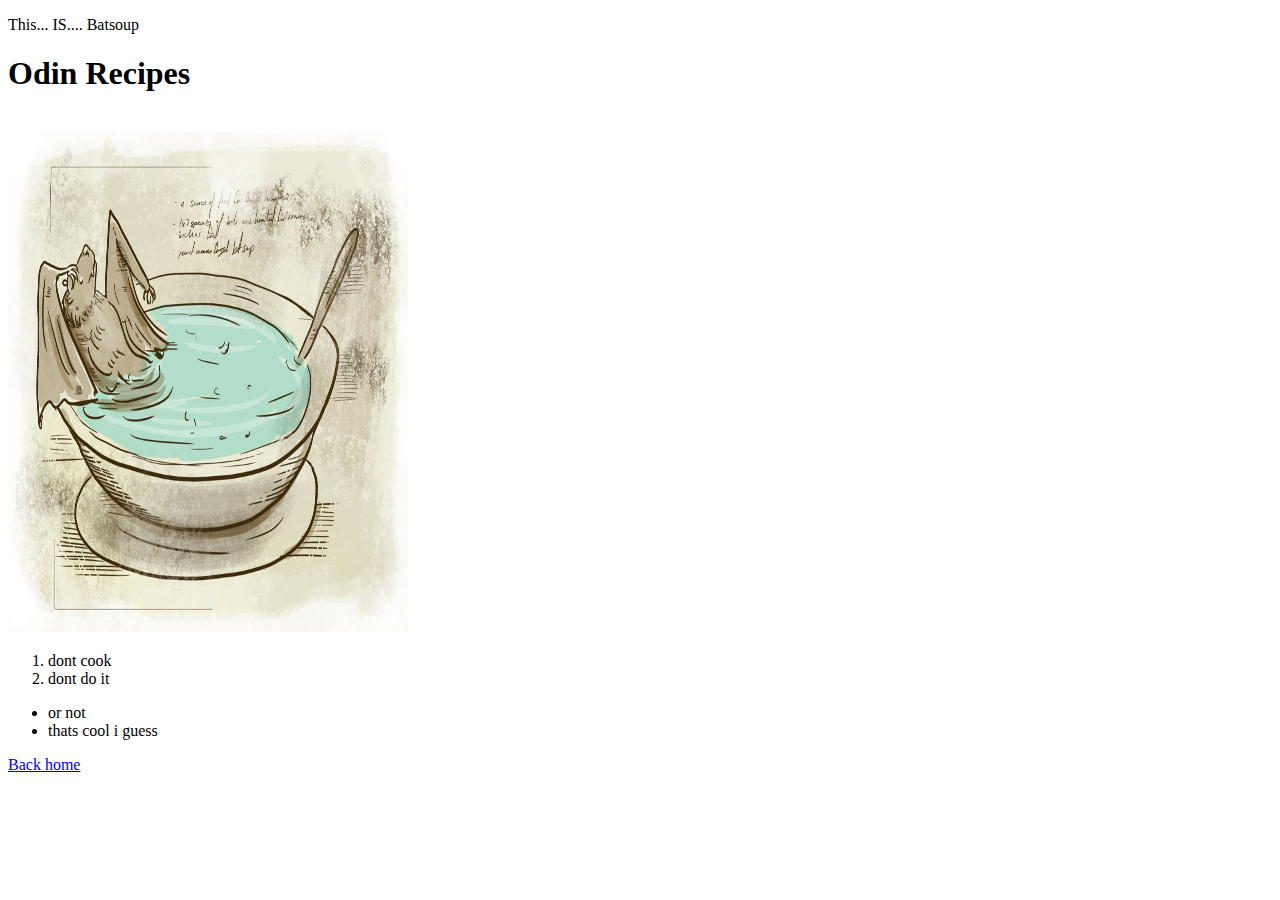
<file: recipes/batsoup.html>
<!DOCTYPE html>
<html lang="en">
<head>
    <meta charset="UTF-8">
    <meta http-equiv="X-UA-Compatible" content="IE=edge">
    <meta name="viewport" content="width=device-width, initial-scale=1.0">
    <title>Document</title>
</head>
<body>
    <p> This... IS.... Batsoup</p>

    <h1>Odin Recipes</h1>

    <br>
    <img src="../images/batsoup.jpeg"
    width="400"
    height="500">

    <ol>
        <li>dont cook</li>
        <li> dont do it</li>
    </ol>

    <ul>
        <li> or not</li>
        <li> thats cool i guess</li>
    </ul>

    <a href ="../index.html">Back home</a>
</body>
</html>
</file>
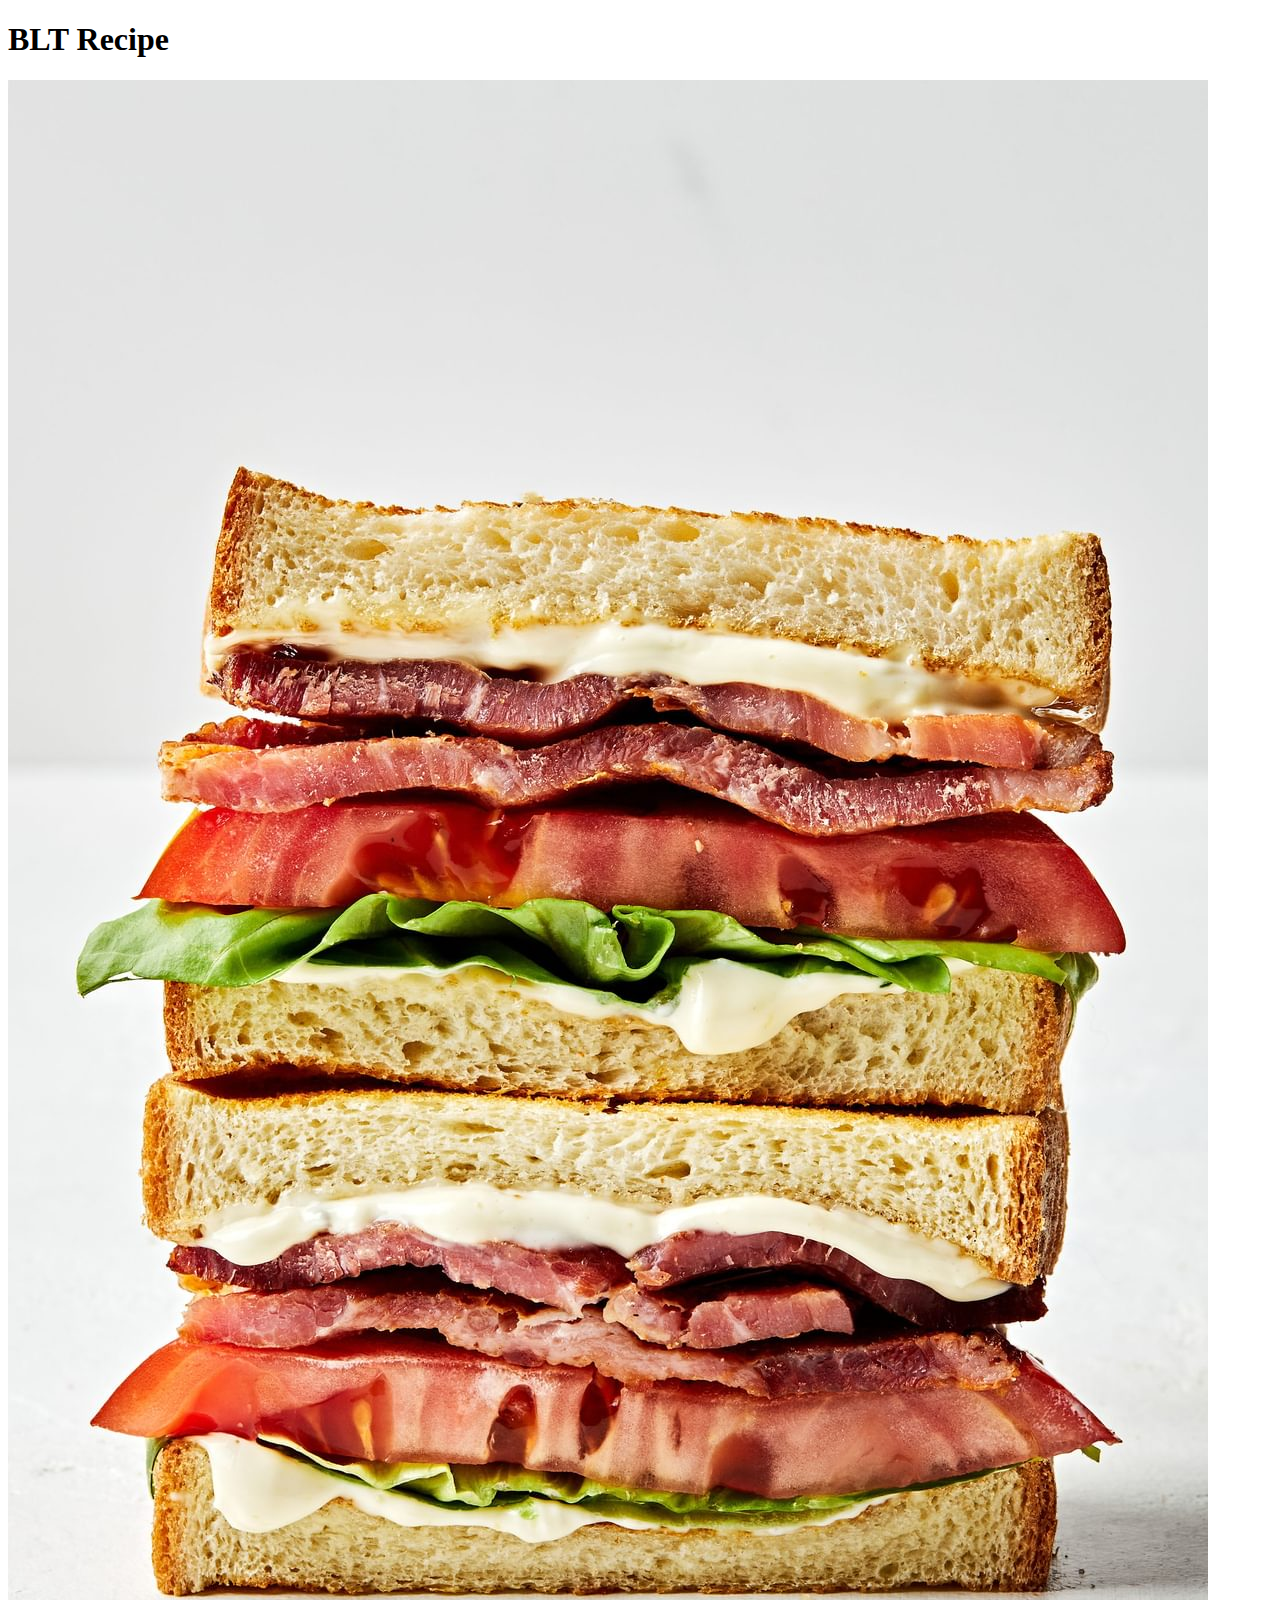
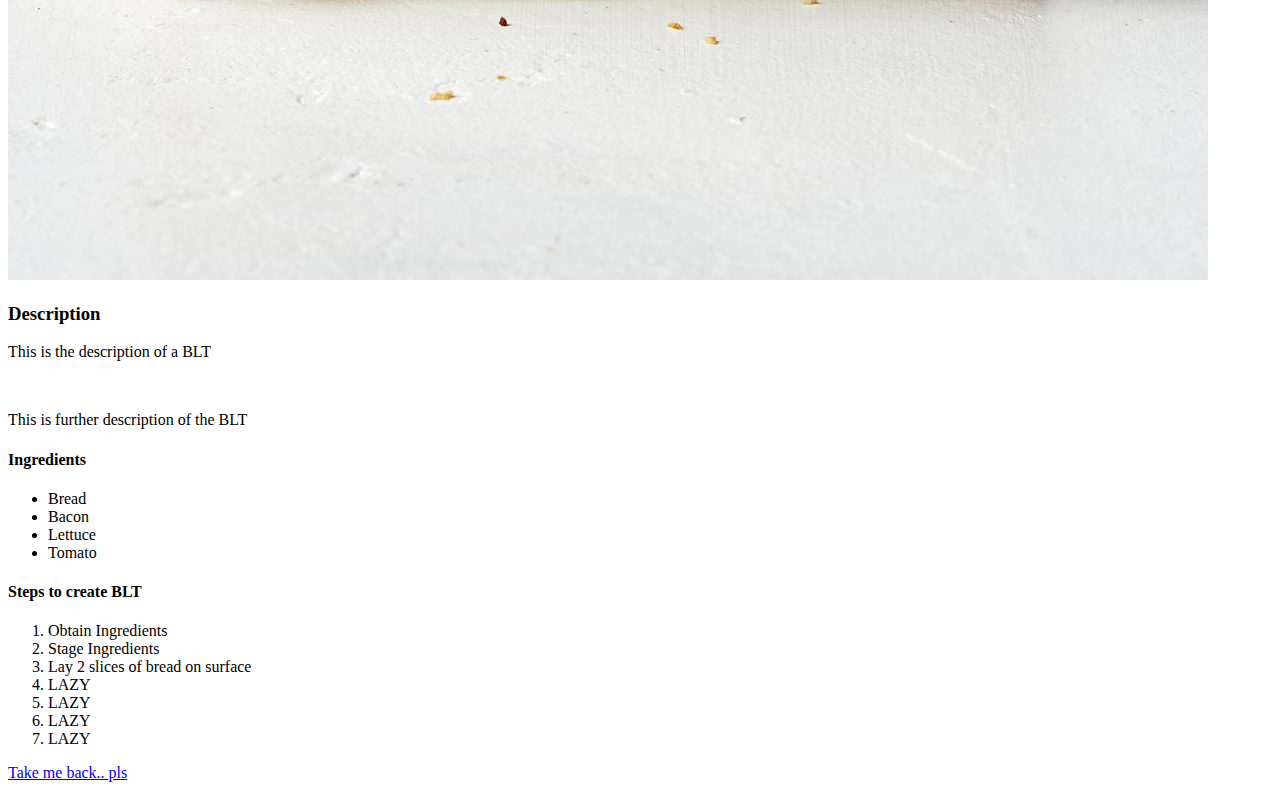
<file: recipes/blt.html>
<!DOCTYPE html>
<html lang="en">
<head>
    <meta charset="UTF-8">
    <meta http-equiv="X-UA-Compatible" content="IE=edge">
    <meta name="viewport" content="width=device-width, initial-scale=1.0">
    <title>Document</title>
</head>
<body>
    <h1>BLT Recipe</h1>
    <img src="../recipe_pictures/blt.jpg" alt="Picture of BLT">
    <h3>Description</h3>
        <p>This is the description of a BLT</p>
        <br>
        <p>This is further description of the BLT</p>
    <h4>Ingredients</h4>
    <ul>
        <li>Bread</li>
        <li>Bacon</li>
        <li>Lettuce</li>
        <li>Tomato</li>
    </ul>
    <h4>Steps to create BLT</h4>
    <ol>
        <li>Obtain Ingredients</li>
        <li>Stage Ingredients</li>
        <li>Lay 2 slices of bread on surface</li>
        <li>LAZY</li>
        <li>LAZY</li>
        <li>LAZY</li>
        <li>LAZY</li>
    </ol>

    <a href="../index.html">Take me back.. pls</a>
</body>
</html>
</file>
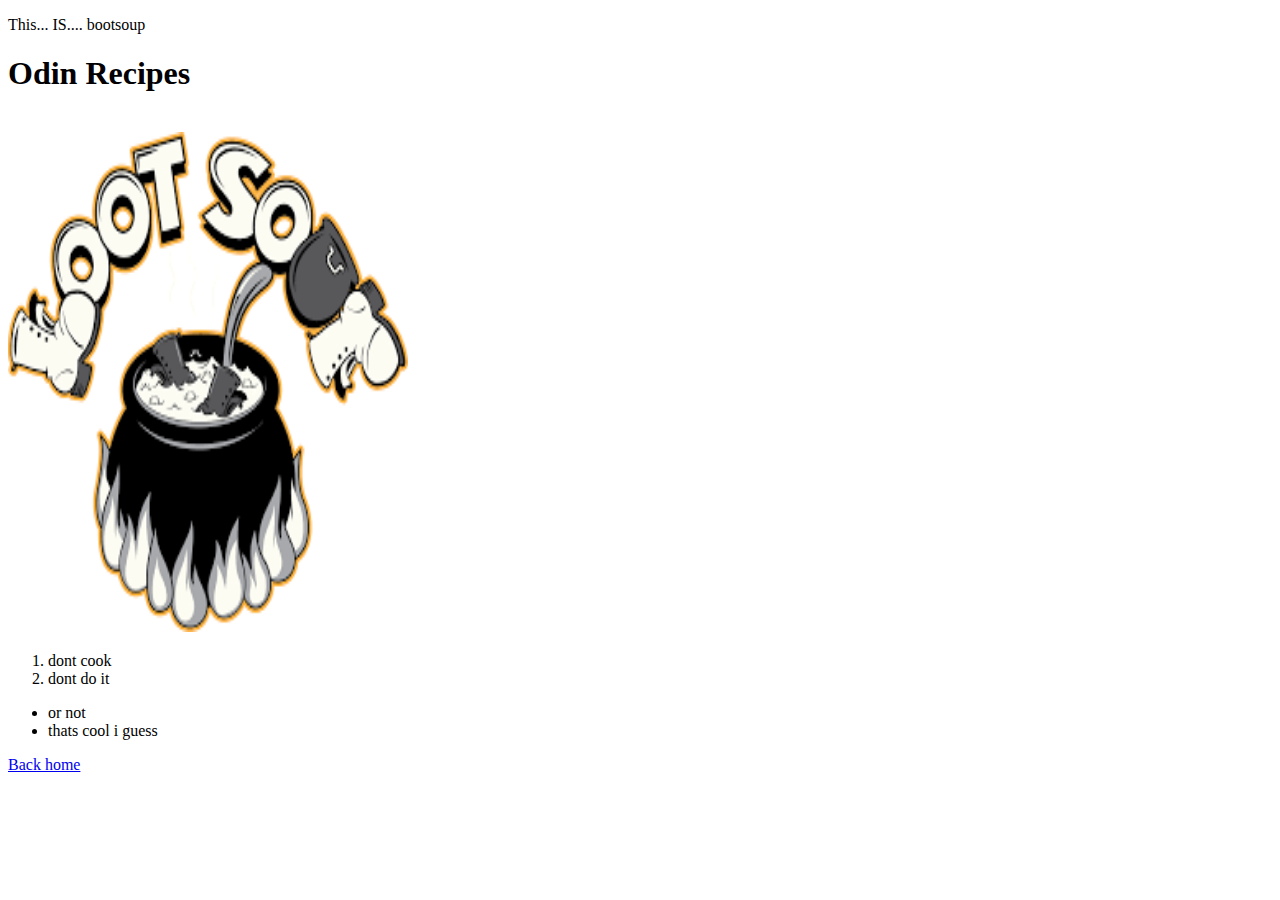
<file: recipes/bootsoup.html>
<!DOCTYPE html>
<html lang="en">
<head>
    <meta charset="UTF-8">
    <meta http-equiv="X-UA-Compatible" content="IE=edge">
    <meta name="viewport" content="width=device-width, initial-scale=1.0">
    <title>Document</title>
</head>
<body>
    <p> This... IS.... bootsoup</p>


    <h1>Odin Recipes</h1>

    <br>
    <img src="../images/bootsoup.png"
    width="400"
    height="500">

    <ol>
        <li>dont cook</li>
        <li> dont do it</li>
    </ol>

    <ul>
        <li> or not</li>
        <li> thats cool i guess</li>
    </ul>

    <a href ="../index.html">Back home</a>
</body>
</html>
</file>
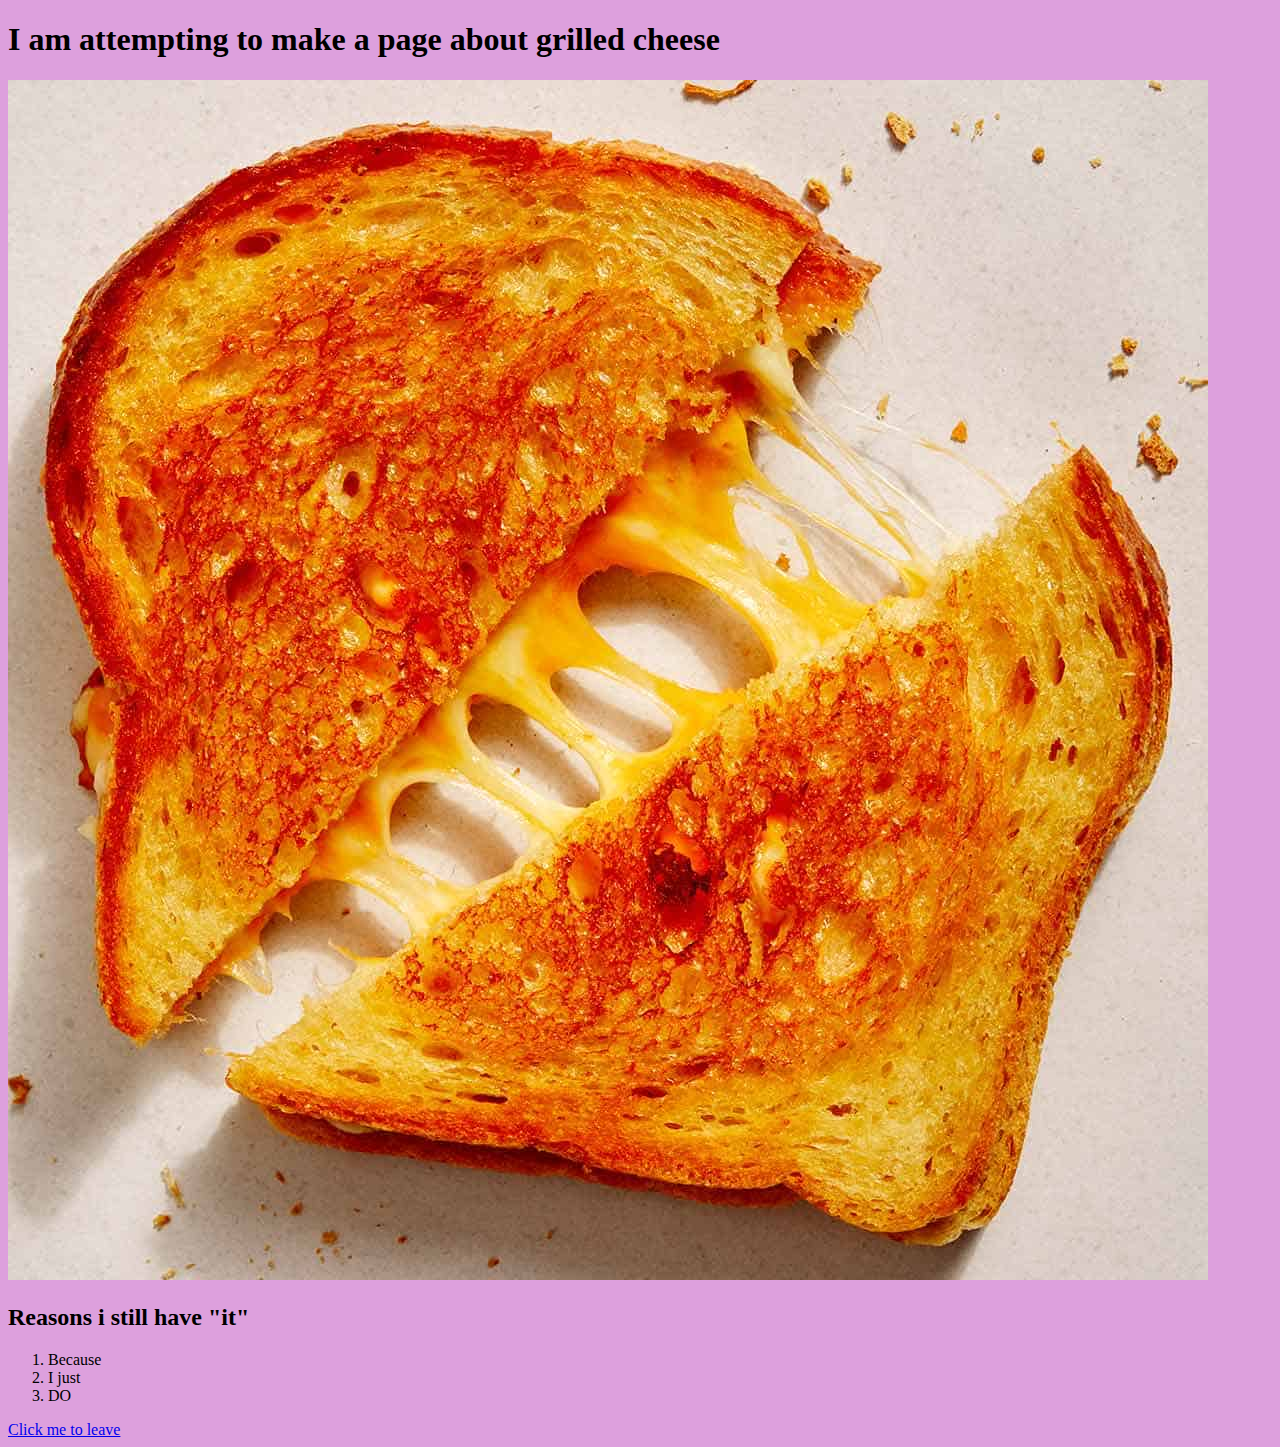
<file: recipes/grilledCheese.html>
<!DOCTYPE html>
<html lang="en">
<head>
    <meta charset="UTF-8">
    <meta name="viewport" content="width=device-width, initial-scale=1.0">
    <link rel="stylesheet" href="../css/practice.css">
    <style>
        div {
            color: aliceblue;
            background-color: black;
        }
    </style>
    <title>Document</title>
</head>
<body>
    <h1> I am attempting to make a page about grilled cheese </h1>
    <img src="../recipe_pictures/Perfect-Grilled-Cheese-recipe-card.jpg" alt="picture of a bitching grilled cheese">

    <h2> Reasons i still have "it" </h2>
    <ol>
        <li>Because</li>
        <li>I just</li>
        <li>DO</li>
    </ol>

    <a href="../index.html"> Click me to leave </a>

</body>
</html>
</file>
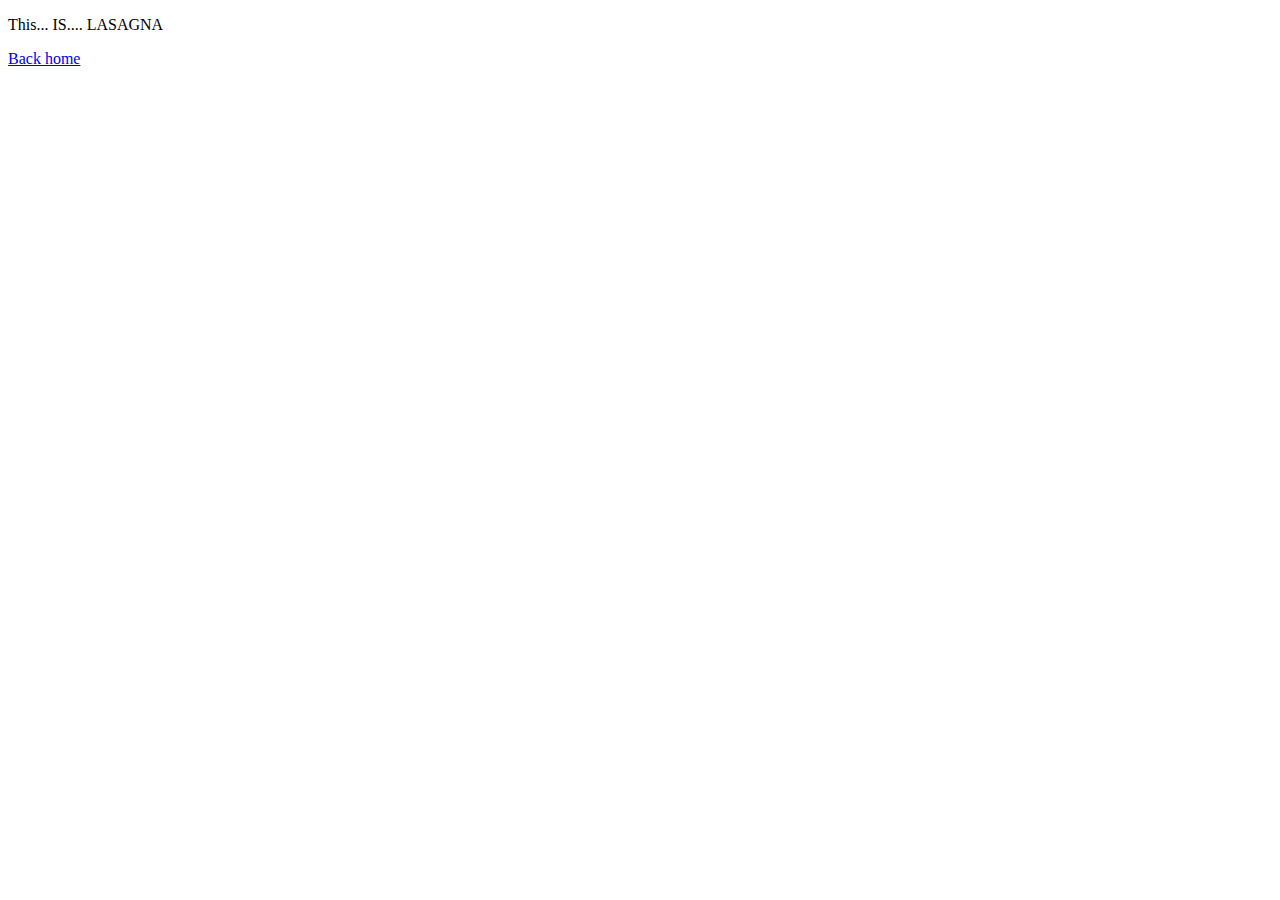
<file: recipes/lasagna.html>
<!DOCTYPE html>
<html lang="en">
<head>
    <meta charset="UTF-8">
    <meta http-equiv="X-UA-Compatible" content="IE=edge">
    <meta name="viewport" content="width=device-width, initial-scale=1.0">
    <title>Document</title>
</head>
<body>
    <p> This... IS.... LASAGNA</p>

    <a href ="../index.html">Back home</a>
</body>
</html>
</file>
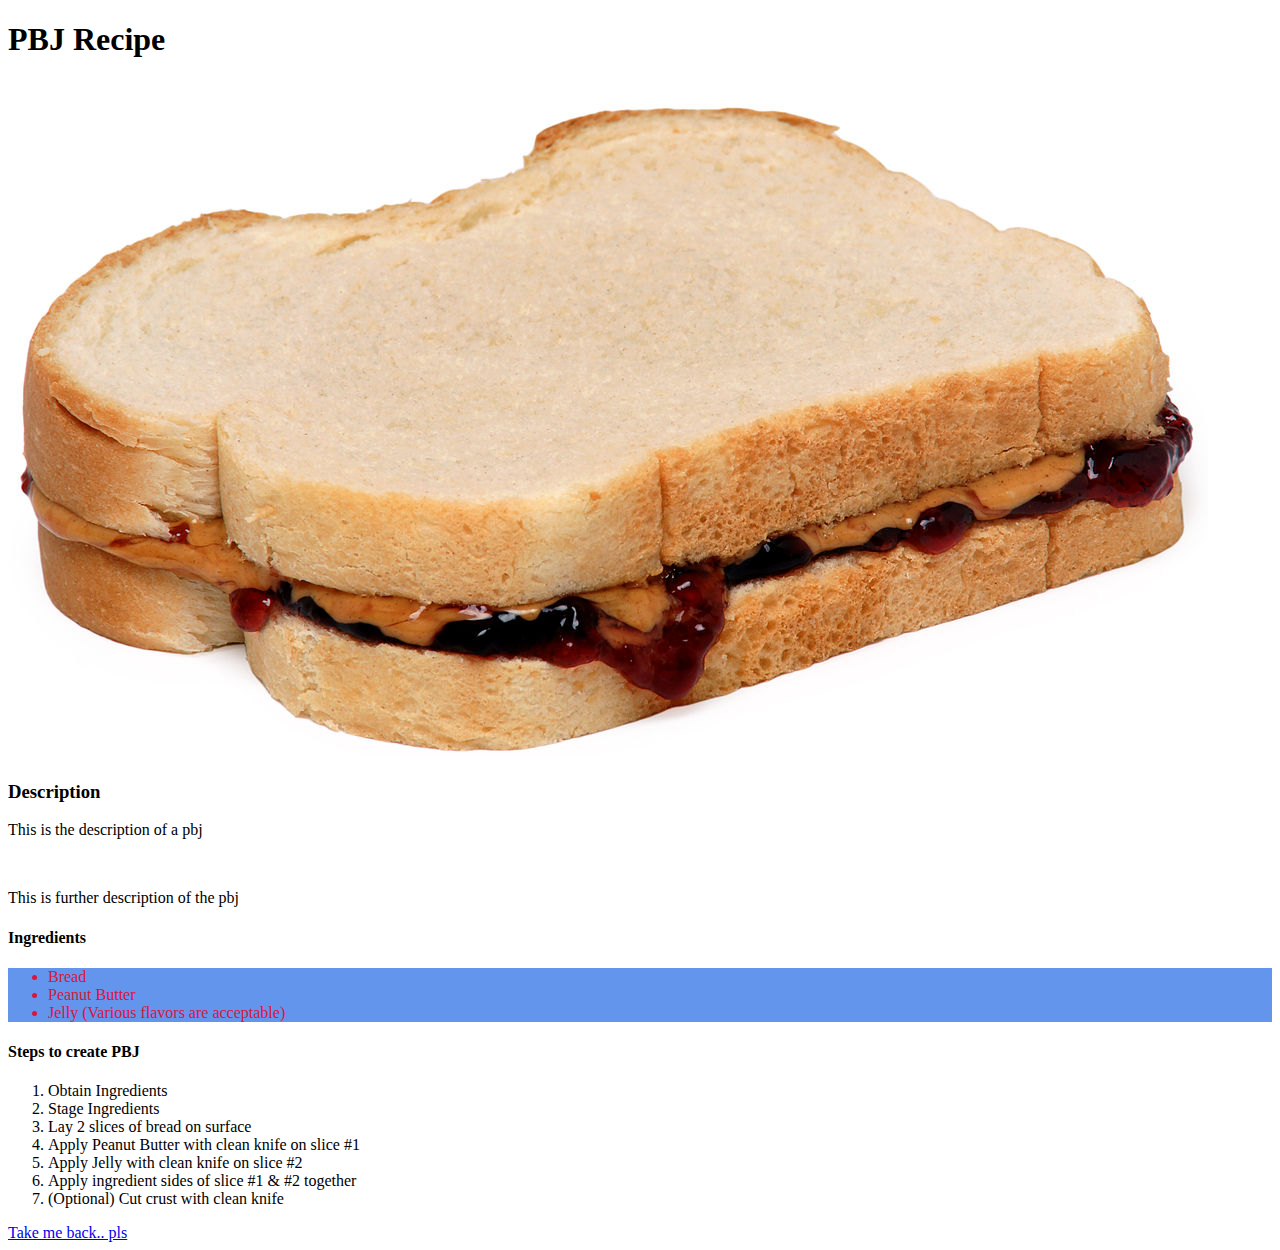
<file: recipes/pbj.html>
<!DOCTYPE html>
<html lang="en">
<head>
    <meta charset="UTF-8">
    <meta http-equiv="X-UA-Compatible" content="IE=edge">
    <meta name="viewport" content="width=device-width, initial-scale=1.0">
    <title>Document</title>
</head>
<body>
    <h1>PBJ Recipe</h1>
    <img src="../recipe_pictures/pbj.jpg" alt="PBJ with grape">
    <h3>Description</h3>
        <p>This is the description of a pbj</p>
        <br>
        <p>This is further description of the pbj</p>
    <h4>Ingredients</h4>
    <div style="color:crimson; background-color: cornflowerblue;">
        <ul>
            <li>Bread</li>
            <li>Peanut Butter</li>
            <li>Jelly (Various flavors are acceptable)</li>
        </ul>
    </div> 
    <h4>Steps to create PBJ</h4>
    <ol>
        <li>Obtain Ingredients</li>
        <li>Stage Ingredients</li>
        <li>Lay 2 slices of bread on surface</li>
        <li>Apply Peanut Butter with clean knife on slice #1</li>
        <li>Apply Jelly with clean knife on slice #2</li>
        <li>Apply ingredient sides of slice #1 & #2 together </li>
        <li>(Optional) Cut crust with clean knife</li>
    </ol>

    <a href="../index.html">Take me back.. pls</a>
</body>
</html>
</file>
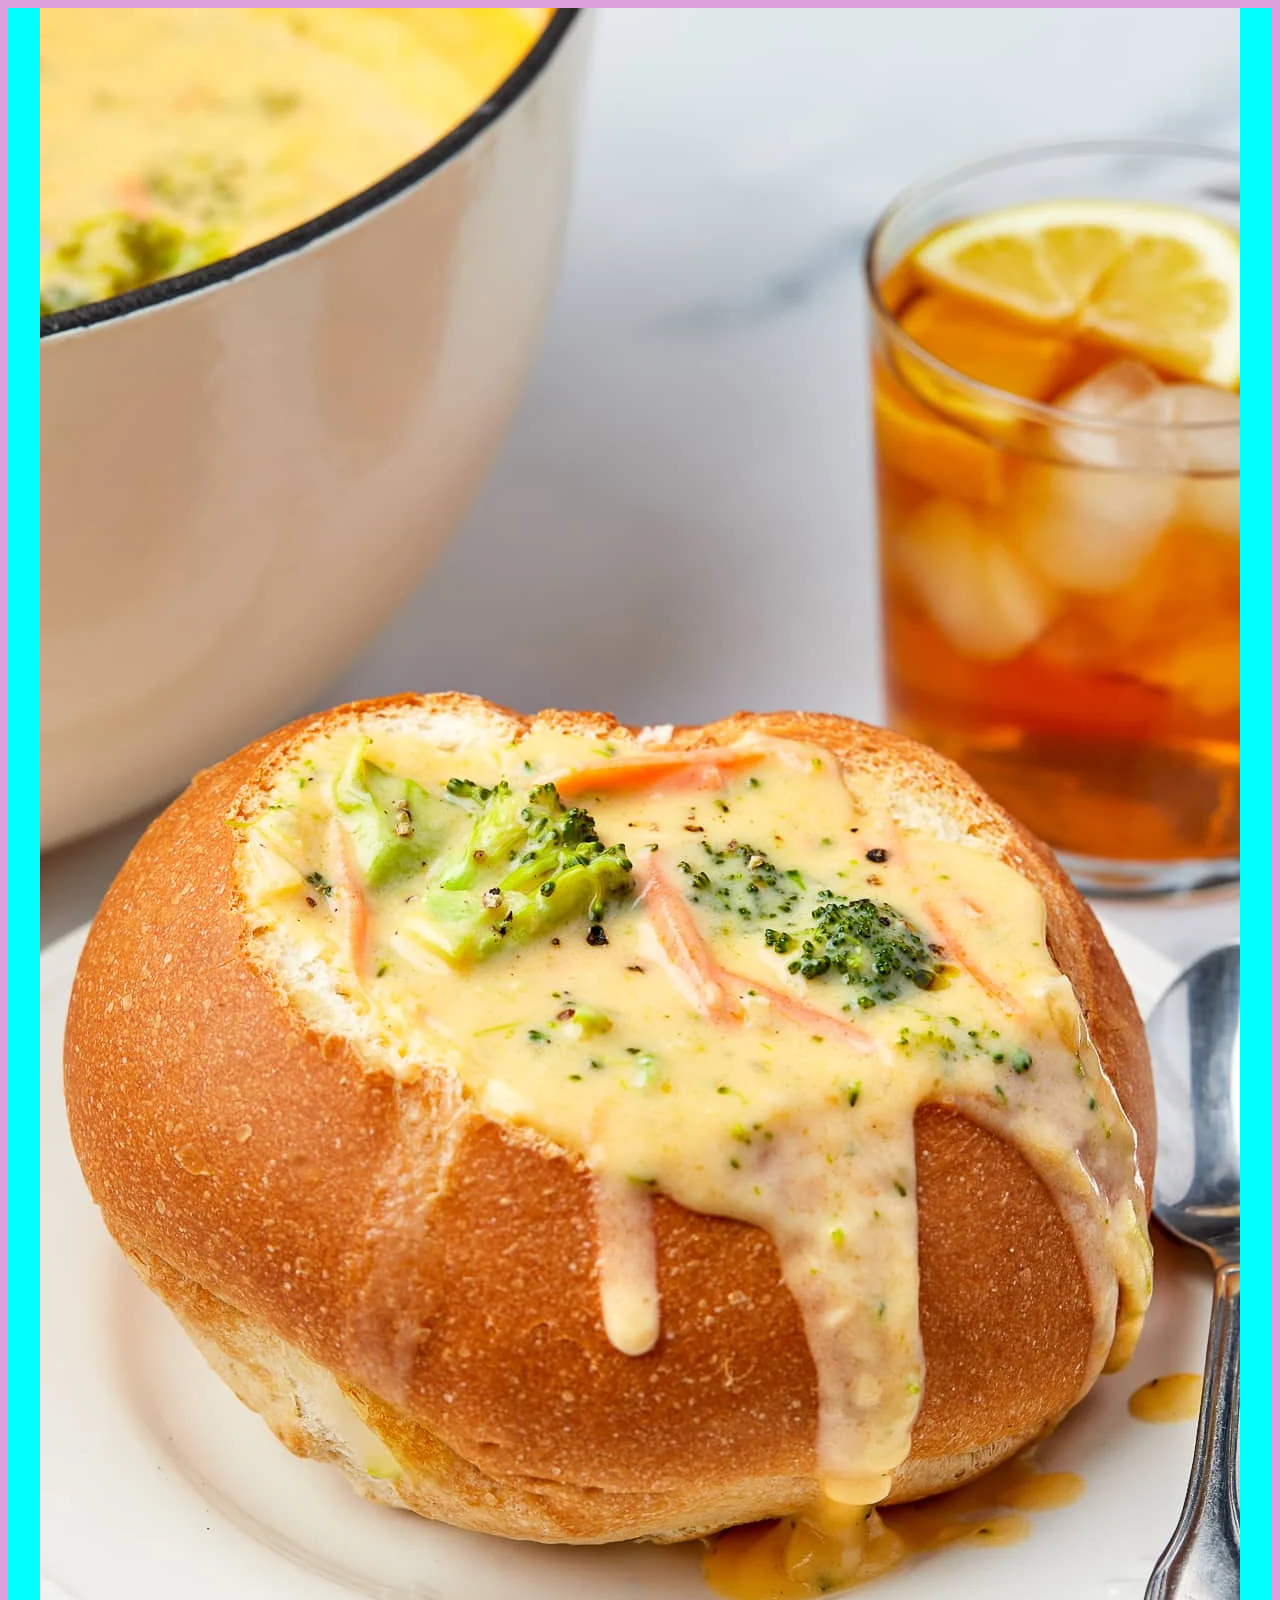
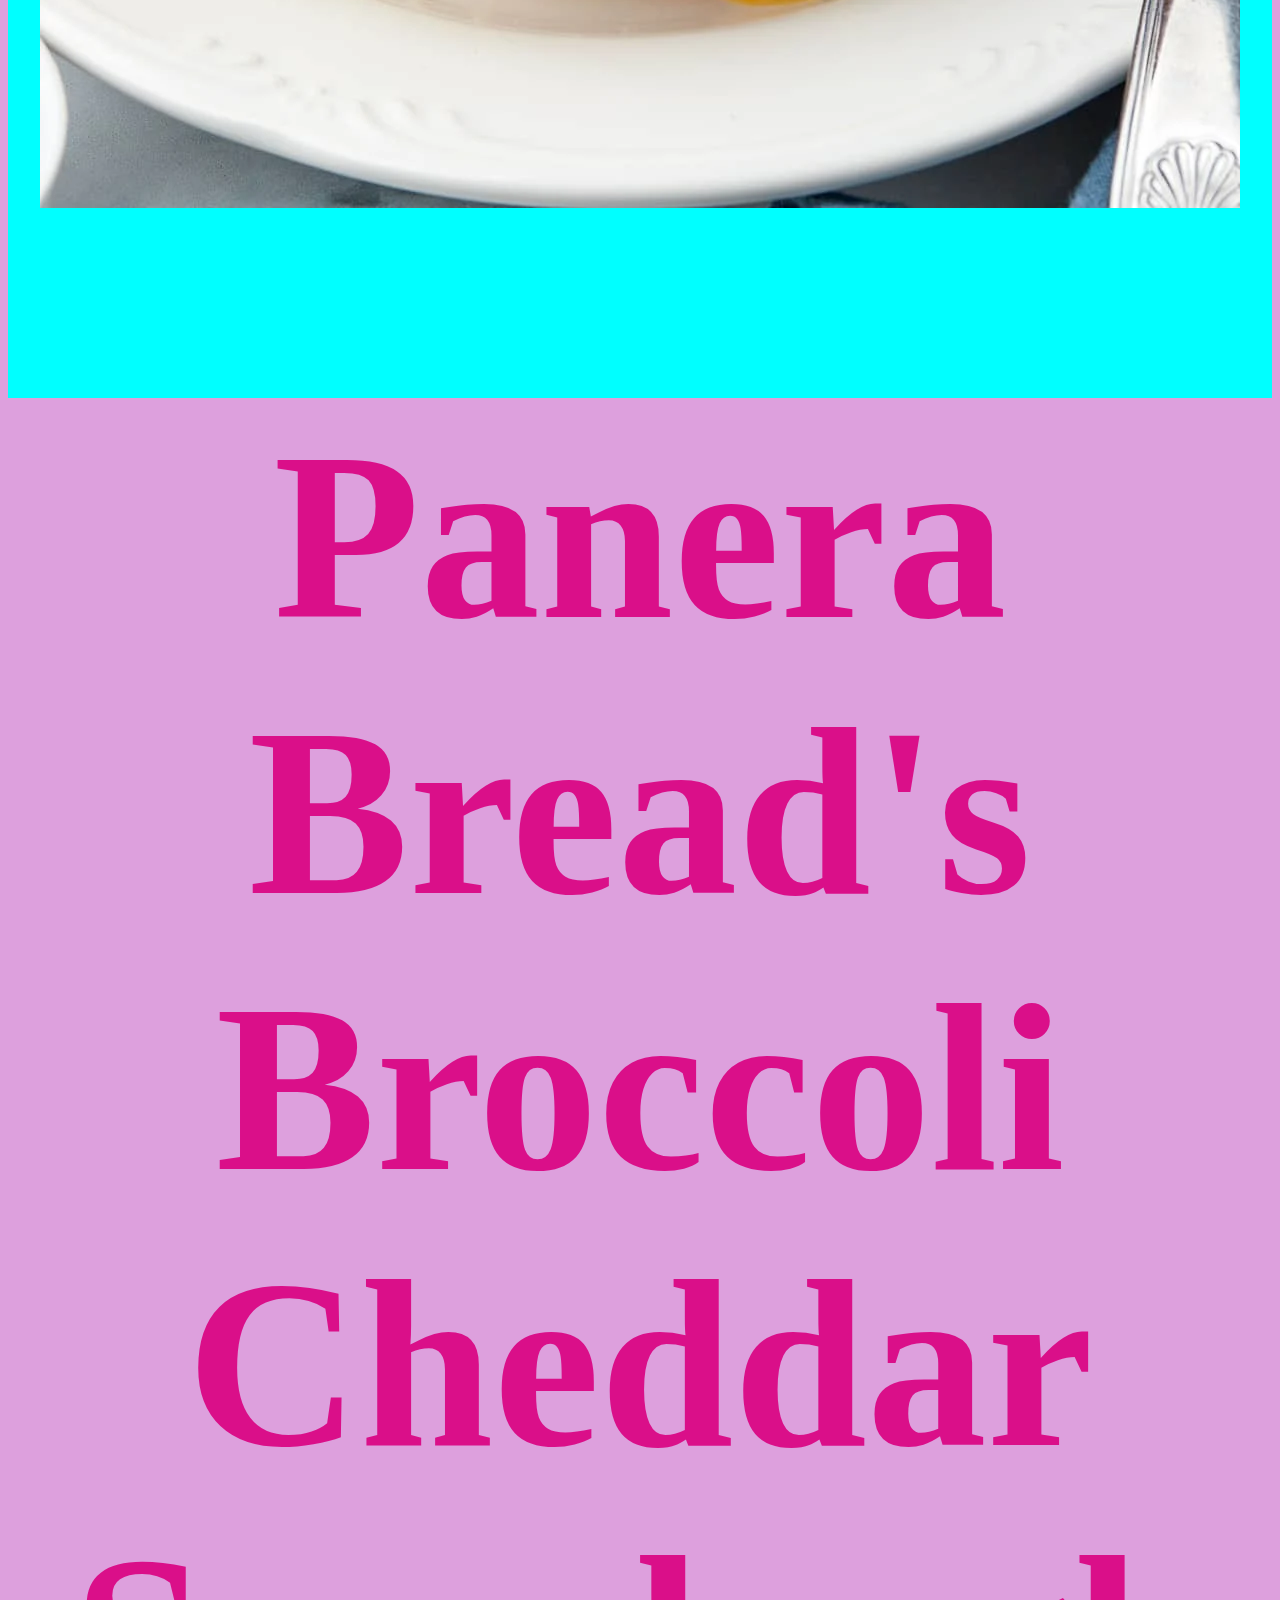
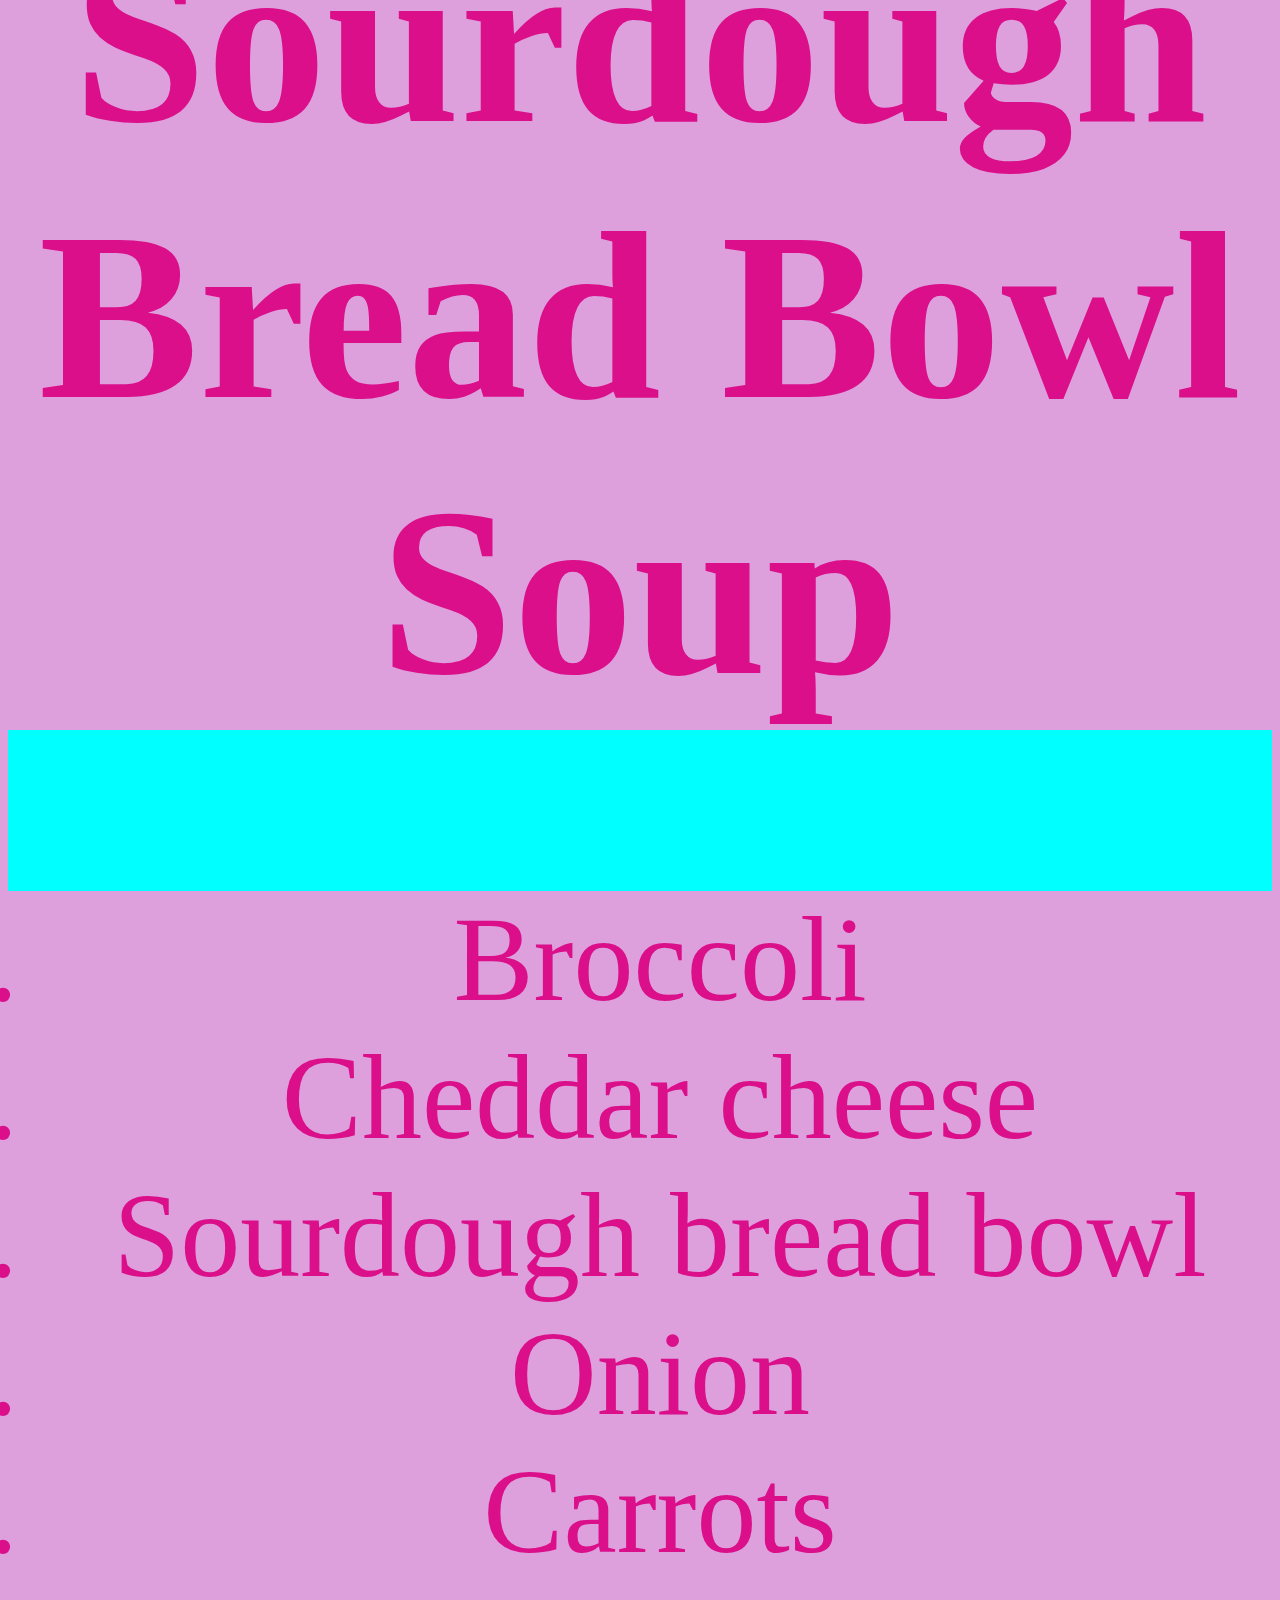
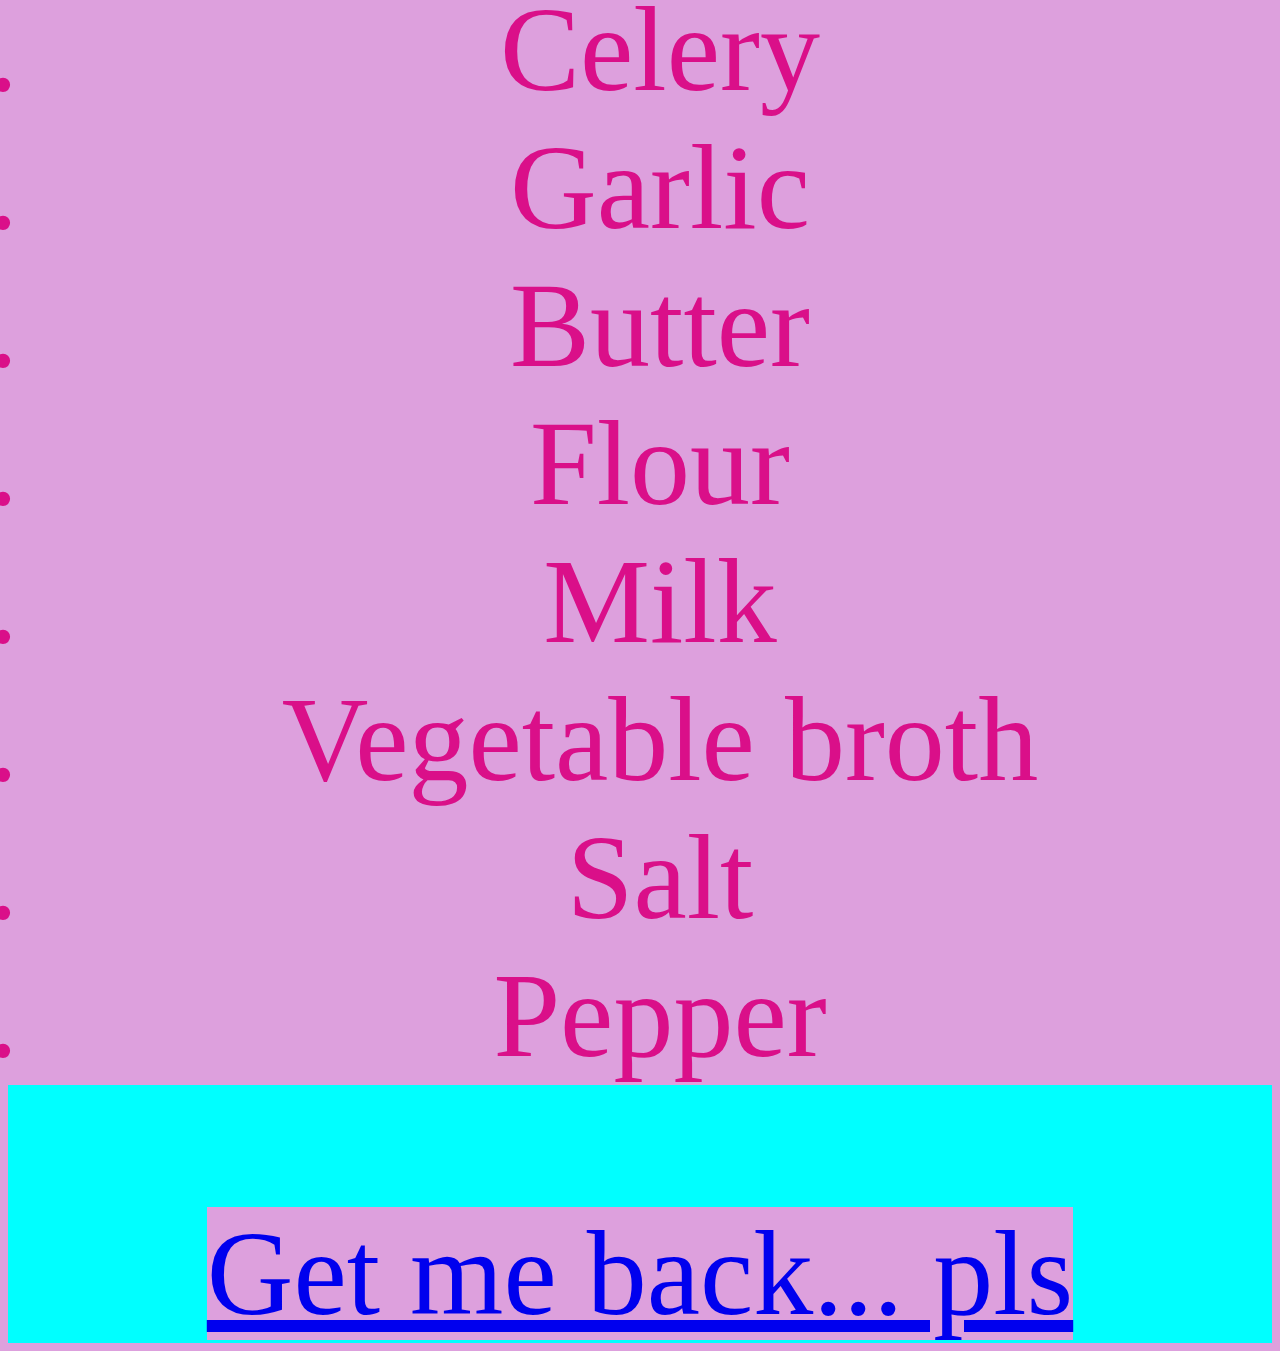
<file: recipes/soup_sandwich.html>
<!DOCTYPE html>
<html lang="en">
<head>
    <meta charset="UTF-8">
    <meta name="viewport" content="width=device-width, initial-scale=1.0">
    <link rel="stylesheet" href="../css/practice.css">
    <title>Soup Sandwich</title>
</head>
<body>
    
    <div id="parent">
    <img src="../recipe_pictures/broc_soup_bowl.jpg" alt="Broccoli Cheddar Sourdough Bread Bowl Soup">


    <h1>Panera Bread's Broccoli Cheddar Sourdough Bread Bowl Soup</h1>
    <ol>
        <li>Broccoli</li>
        <li>Cheddar cheese</li>
        <li>Sourdough bread bowl</li>
        <li>Onion</li>
        <li>Carrots</li>
        <li>Celery</li>
        <li>Garlic</li>
        <li>Butter</li>
        <li>Flour</li>
        <li>Milk</li>
        <li>Vegetable broth</li>
        <li>Salt</li>
        <li>Pepper</li>
    </ol>
    
    <a href="../index.html">Get me back... pls</a>
    </div>
</body>
</html>
</file>
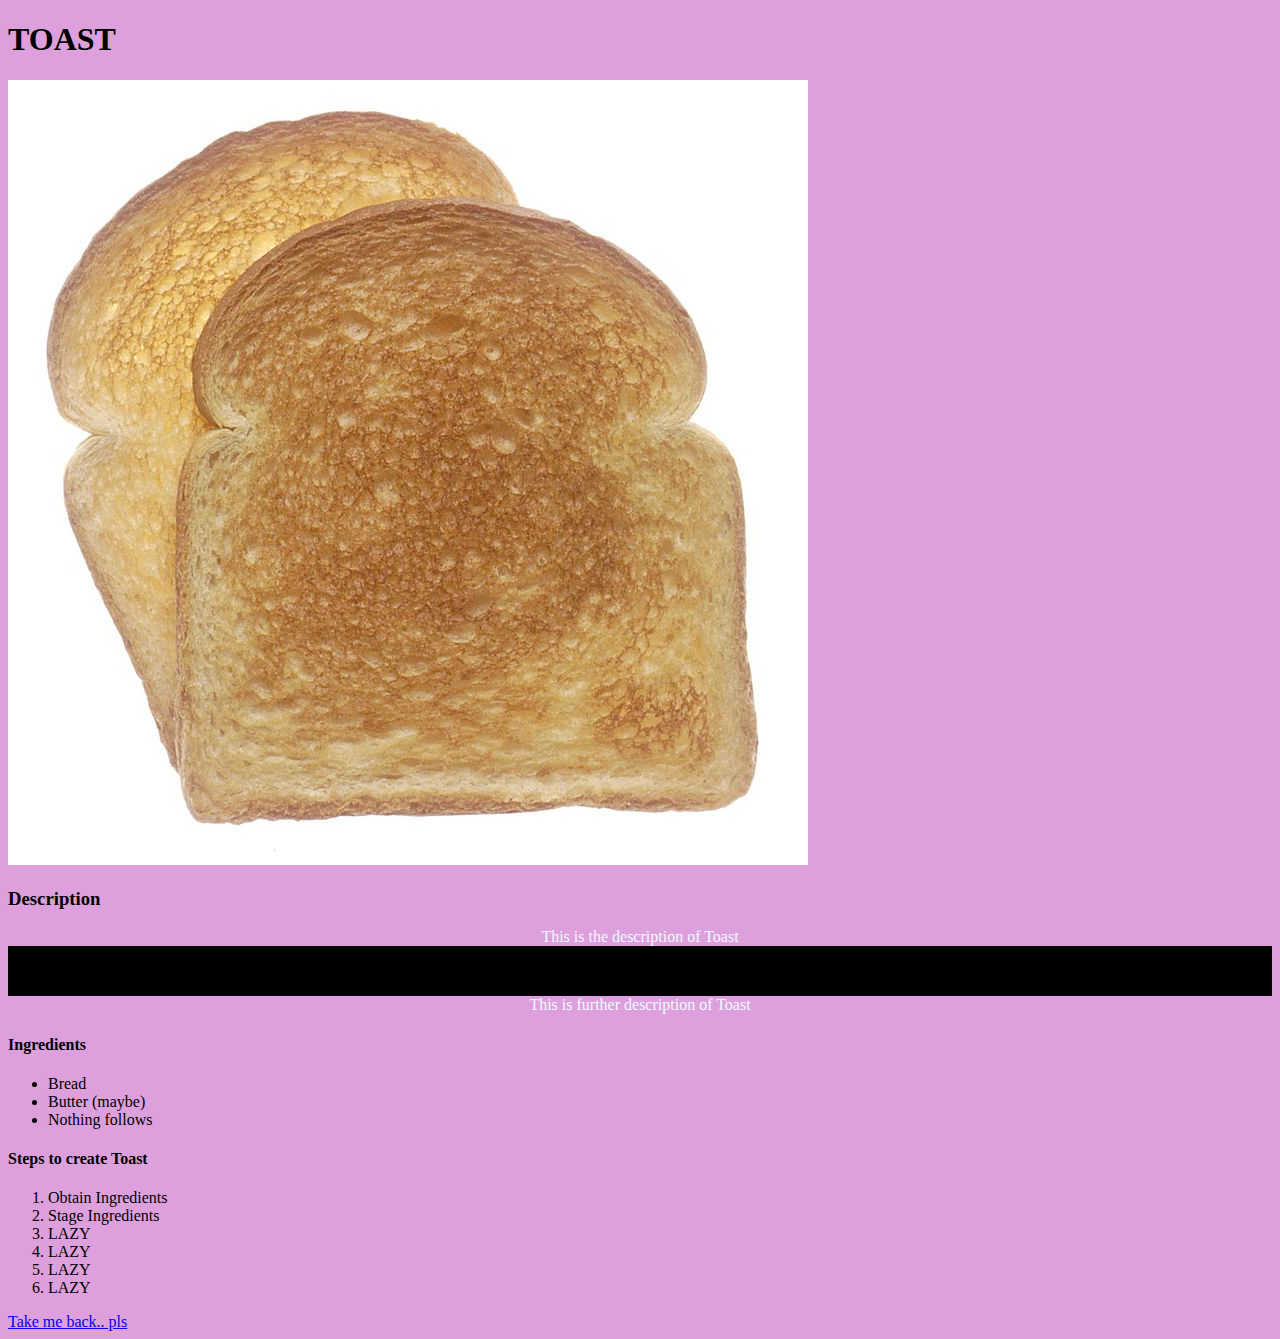
<file: recipes/toast.html>
<!DOCTYPE html>
<html lang="en">
<head>
    <meta charset="UTF-8">
    <meta http-equiv="X-UA-Compatible" content="IE=edge">
    <meta name="viewport" content="width=device-width, initial-scale=1.0">
    <link rel="stylesheet" href="../css/practice.css">
    <style>
        div {
            color: aliceblue;
            background-color: black;
        }
    </style>
    <title>Document</title>
</head>
<body>
    <h1>TOAST</h1>
    <img src="../recipe_pictures/toast.jpg" alt="Toast">
    <h3>Description</h3>
    <div>
        <p>This is the description of Toast</p>
        <br>
        <p>This is further description of Toast</p>
    </div>
    <h4>Ingredients</h4>
    <ul>
        <li>Bread</li>
        <li>Butter (maybe)</li>
        <li>Nothing follows</li>
    </ul>
    <h4>Steps to create Toast</h4>
    <ol>
        <li>Obtain Ingredients</li>
        <li>Stage Ingredients</li>
        <li>LAZY</li>
        <li>LAZY</li>
        <li>LAZY</li>
        <li>LAZY</li>
    </ol>

    <a href="../index.html">Take me back.. pls</a>
</body>
</html>
</file>
<file: css/practice.css>
div {
    color: pink;
    background-color: peachpuff;
    text-align: center;
}

#parent {
    background-color: aqua;
    color:rgb(218, 15, 137);
    font-size: 120px;
}

.child {
    color: royalblue;
    font-size: 100px;
    font-family: monospace;
    position: static;
    text-align: center;

}

* {
    background-color: plum;
}
</file>
